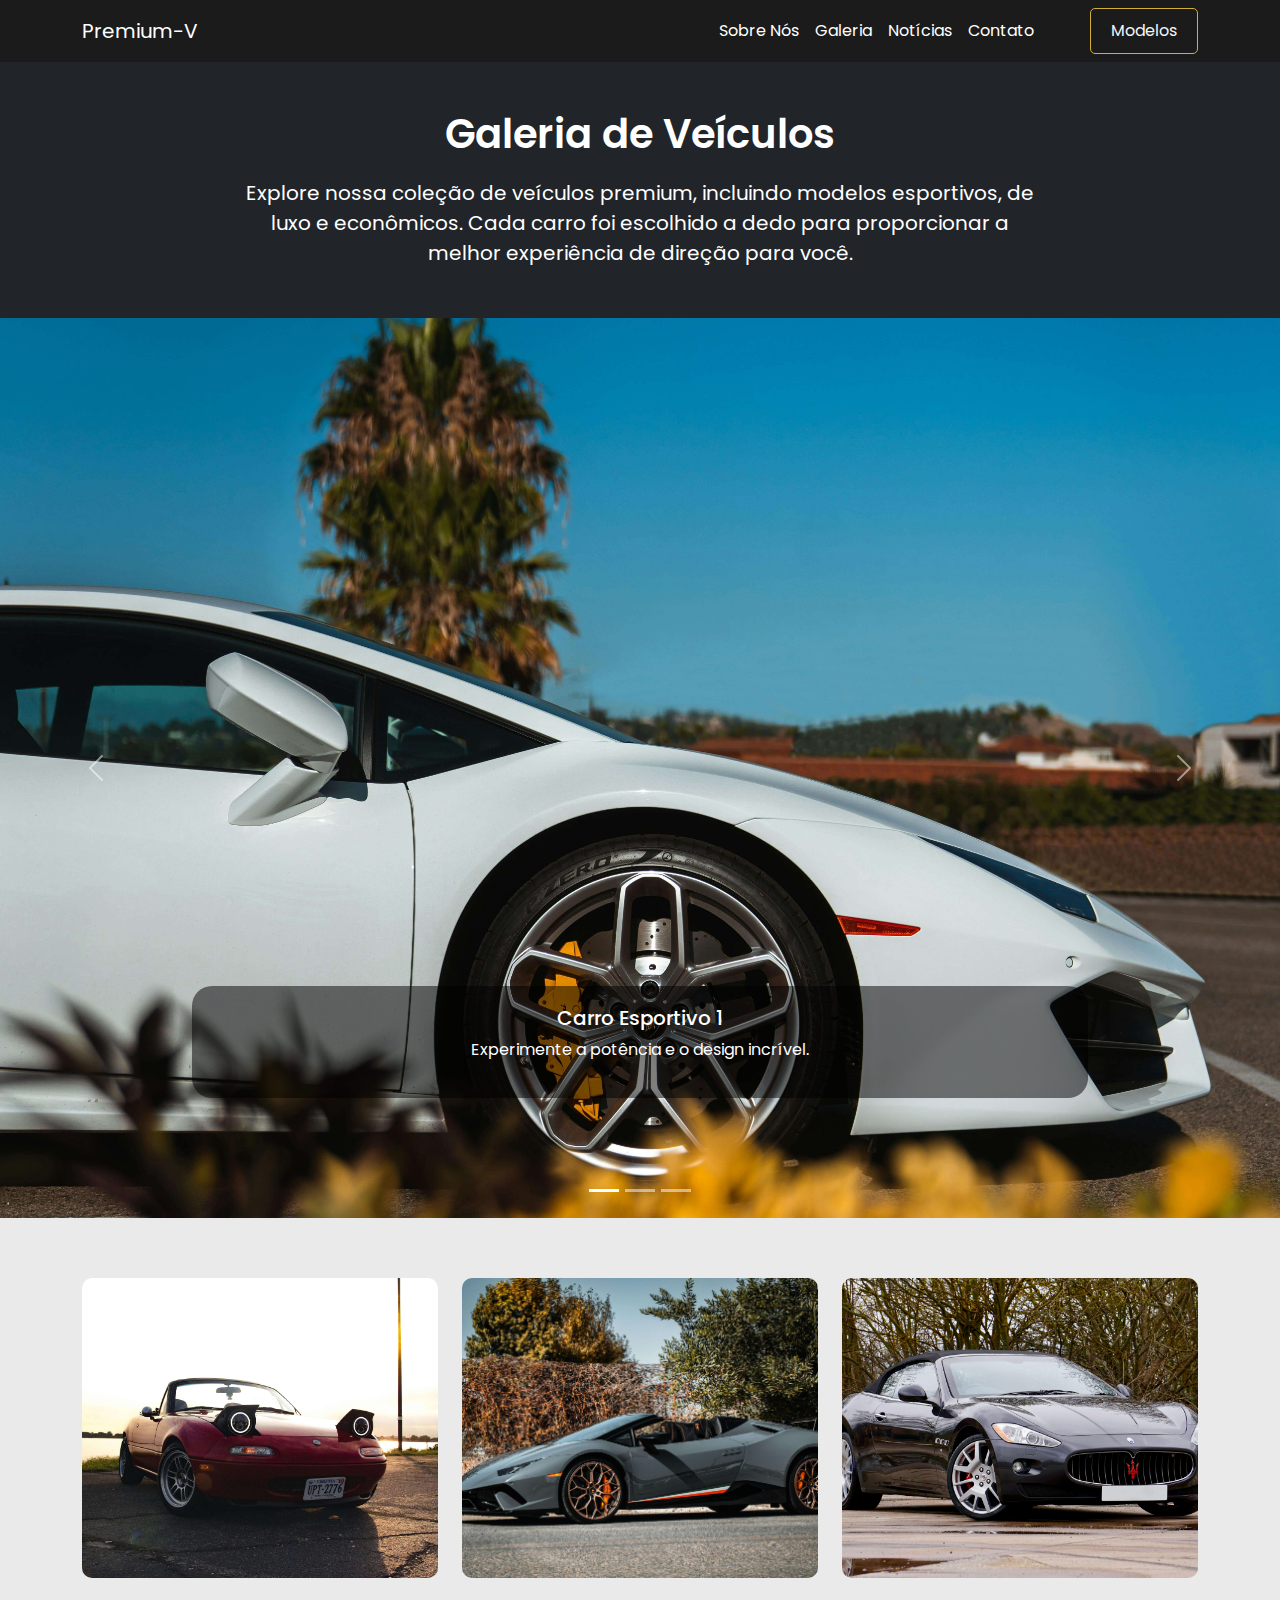
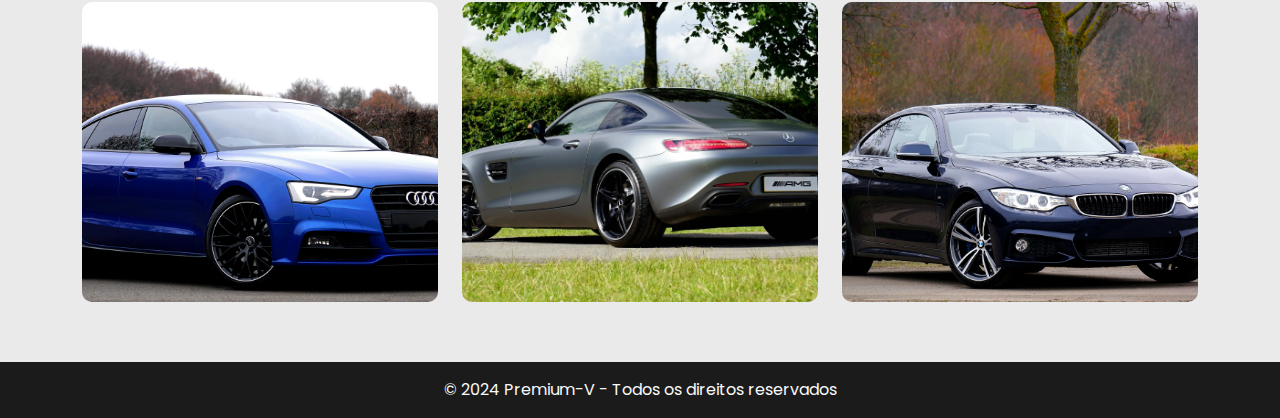
<file: Galeria.html>
<!DOCTYPE html>
<html lang="pt-br">

<head>
    <meta charset="UTF-8">
    <meta name="viewport" content="width=device-width, initial-scale=1.0">
    <title>Galeria - Carros Premium</title>
    <link href="https://cdn.jsdelivr.net/npm/bootstrap@5.3.0/dist/css/bootstrap.min.css" rel="stylesheet">
    <link href="https://fonts.googleapis.com/css2?family=Poppins:wght@300;400;600&display=swap" rel="stylesheet">
    <link rel="stylesheet" href="/styles.css">

    <style>
        /* Carousel */
        .carousel-inner img {
            height: 100vh;
            object-fit: cover;
        }

        .carousel-caption {
            background-color: rgba(0, 0, 0, 0.5);
            padding: 20px;
            border-radius: 20px;
            margin-bottom: 100px;
        }

        /* Grade de Imagens */
        .gallery-grid {
            padding: 60px 0;
            background-color: var(--background-color);
        }

        .gallery-grid img {
            width: 100%;
            height: 300px;
            object-fit: cover;
            border-radius: 10px;
            transition: transform 0.3s ease;
        }

        .gallery-grid img:hover {
            transform: scale(1.05);
        }

        .gallery-description {
            background-color: var(--terciary-color);
            color: white;
            padding: 50px 0;
            text-align: center;
        }

        .gallery-description h2 {
            font-size: 40px;
            font-weight: 600;
            margin-bottom: 20px;
        }

        .gallery-description p {
            font-size: 20px;
            max-width: 800px;
            margin: 0 auto;
        }

    </style>
</head>

<body>

    <!-- Header -->
    <header>
        <nav class="navbar navbar-expand-lg navbar-dark bg-dark fixed-top">
            <div class="container">
                <a class="navbar-brand" href="/HomePage.html">Premium-V</a>
                <button class="navbar-toggler" type="button" data-bs-toggle="collapse" data-bs-target="#navbarNav"
                    aria-controls="navbarNav" aria-expanded="false" aria-label="Toggle navigation">
                    <span class="navbar-toggler-icon"></span>
                </button>
                <div class="collapse navbar-collapse" id="navbarNav">
                    <ul class="navbar-nav ms-auto mb-2 mb-lg-0">
                        <li class="nav-item">
                            <a class="nav-link" href="/SobreNos.html">Sobre Nós</a>
                        </li>
                        <li class="nav-item">
                            <a class="nav-link" href="/Galeria.html">Galeria</a>
                        </li>
                        <li class="nav-item">
                            <a class="nav-link" href="/Noticias.html">Notícias</a>
                        </li>
                        <li class="nav-item">
                            <a class="nav-link" href="/Contato.html">Contato</a>
                        </li>
                    </ul>
                    <a href="/Modelos.html" class="cta-button ms-5 d-none d-lg-block"
                        style="animation: pulse 2s infinite;">Modelos</a>
                    <a href="/Modelos.html" class="cta-button d-lg-none d-block w-100 mt-2 "
                        style="animation: pulse 2s infinite;">Modelos</a>
                </div>
            </div>
        </nav>
    </header>

    <!-- Descrição da Galeria -->
    <section class="gallery-description" style="margin-top: 60px;">
        <div class="container">
            <h2>Galeria de Veículos</h2>
            <p>
                Explore nossa coleção de veículos premium, incluindo modelos esportivos, de luxo e econômicos. Cada
                carro foi escolhido a dedo para
                proporcionar a melhor experiência de direção para você.
            </p>
        </div>
    </section>

    <!-- Carousel -->
    <section class="carousel-section ">
        <div id="carrosCarousel" class="carousel slide" data-bs-ride="carousel">
            <div class="carousel-indicators">
                <button type="button" data-bs-target="#carrosCarousel" data-bs-slide-to="0" class="active"
                    aria-current="true" aria-label="Slide 1"></button>
                <button type="button" data-bs-target="#carrosCarousel" data-bs-slide-to="1"
                    aria-label="Slide 2"></button>
                <button type="button" data-bs-target="#carrosCarousel" data-bs-slide-to="2"
                    aria-label="Slide 3"></button>
            </div>
            <div class="carousel-inner">
                <div class="carousel-item active">
                    <img src="/images/galeria/lambo-w.jpg" class="d-block w-100" alt="Carro 1">
                    <div class="carousel-caption d-none d-md-block">
                        <h5>Carro Esportivo 1</h5>
                        <p>Experimente a potência e o design incrível.</p>
                    </div>
                </div>
                <div class="carousel-item">
                    <img src="/images/galeria/laranja.jpg" class="d-block w-100" alt="Carro 2">
                    <div class="carousel-caption d-none d-md-block">
                        <h5>Carro de Luxo 2</h5>
                        <p>Elegância e sofisticação em cada detalhe.</p>
                    </div>
                </div>
                <div class="carousel-item">
                    <img src="/images/galeria/bmwjpg.jpg" class="d-block w-100" alt="Carro 3">
                    <div class="carousel-caption d-none d-md-block">
                        <h5>Carro Econômico 3</h5>
                        <p>Eficiência e conforto para o seu dia a dia.</p>
                    </div>
                </div>
            </div>
            <button class="carousel-control-prev" type="button" data-bs-target="#carrosCarousel" data-bs-slide="prev">
                <span class="carousel-control-prev-icon" aria-hidden="true"></span>
                <span class="visually-hidden">Anterior</span>
            </button>
            <button class="carousel-control-next" type="button" data-bs-target="#carrosCarousel" data-bs-slide="next">
                <span class="carousel-control-next-icon" aria-hidden="true"></span>
                <span class="visually-hidden">Próximo</span>
            </button>
        </div>
    </section>



    <!-- Grade de Imagens -->
    <section class="gallery-grid">
        <div class="container">
            <div class="row">
                <div class="col-md-4">
                    <img src="/images/galeria/olhos.jpg" alt="Carro 4">
                </div>
                <div class="col-md-4">
                    <img src="/images/galeria/lambo02.jpg" alt="Carro 5">
                </div>
                <div class="col-md-4">
                    <img src="/images/galeria/coupe-preto.jpg" alt="Carro 6">
                </div>
            </div>
            <div class="row mt-4">
                <div class="col-md-4">
                    <img src="/images/galeria/auditt.jpg" alt="Carro 7">
                </div>
                <div class="col-md-4">
                    <img src="/images/galeria/amg-coupe.jpg" alt="Carro 8">
                </div>
                <div class="col-md-4">
                    <img src="/images/galeria/coupe-bmwjpg.jpg" alt="Carro 9">
                </div>
            </div>
        </div>
    </section>

    <!-- Footer -->
    <footer class="text-light text-center py-3">
        <p class="mb-0">© 2024 Premium-V - Todos os direitos reservados</p>
    </footer>

 
    <script src="https://cdn.jsdelivr.net/npm/bootstrap@5.3.0/dist/js/bootstrap.bundle.min.js"></script>
</body>

</html>
</file>
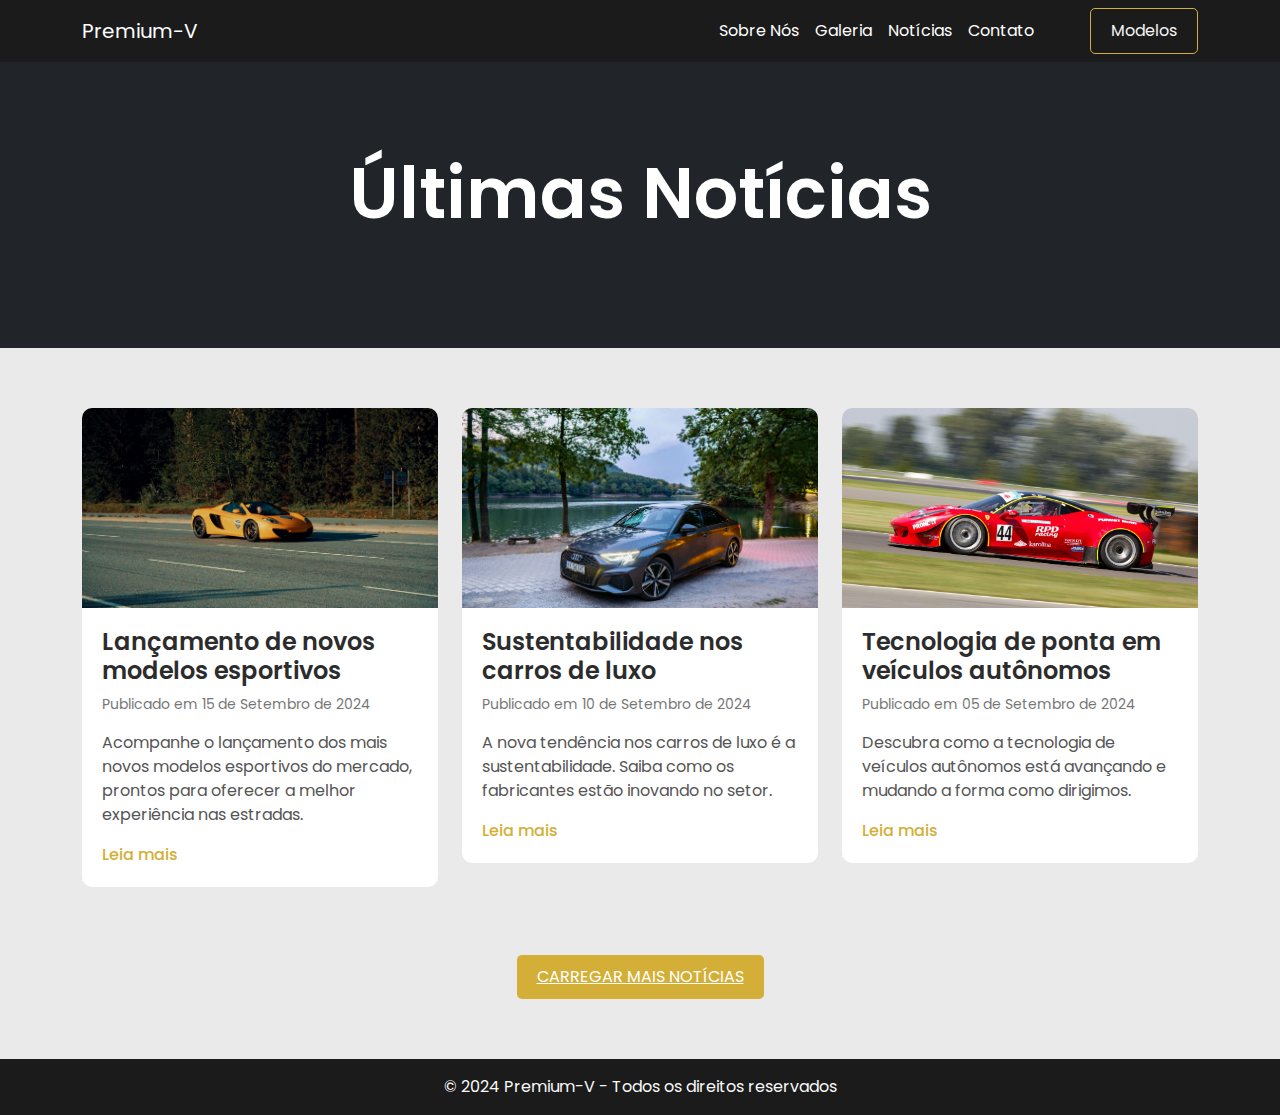
<file: Noticias.html>
<!DOCTYPE html>
<html lang="pt-br">

<head>
    <meta charset="UTF-8">
    <meta name="viewport" content="width=device-width, initial-scale=1.0">
    <title>Notícias - Carros Premium</title>
    <!-- Bootstrap CSS -->
    <link href="https://cdn.jsdelivr.net/npm/bootstrap@5.3.0/dist/css/bootstrap.min.css" rel="stylesheet">
    <link href="https://fonts.googleapis.com/css2?family=Poppins:wght@300;400;600&display=swap" rel="stylesheet">
    <link rel="stylesheet" href="/styles.css">

    <style>

        .news-header {
            background-color: var(--terciary-color);
            height: 300px;
            color: white;
            text-align: center;
            display: flex;
            align-items: center;
            justify-content: center;
        }

        .news-header h1 {
            font-size: 70px;
            font-weight: 600;
        }

        /* notícias */
        .news-section {
            padding: 60px 0;
        }

        .news-card {
            border: none;
            border-radius: 10px;
            transition: transform 0.3s ease, box-shadow 0.3s ease;
        }

        .news-card:hover {
            transform: translateY(-10px);
            box-shadow: 0 8px 16px rgba(0, 0, 0, 0.1);
        }

        .news-card img {
            border-top-left-radius: 10px;
            border-top-right-radius: 10px;
            object-fit: cover;
            height: 200px;
        }

        .news-card-body {
            padding: 20px;
        }

        .news-card-title {
            font-size: 1.5rem;
            font-weight: 600;
            color: var(--text-color);
        }

        .news-card-date {
            color: #777;
            font-size: 14px;
        }

        .news-card-text {
            margin-top: 10px;
            font-size: 16px;
            color: #555;
        }

        .news-card a {
            text-decoration: none;
            color: var(--accent-color);
            font-weight: 500;
        }

        .news-card a:hover {
            color: var(--terciary-color);
        }

        .news-more-btn {
            background-color: var(--accent-color);
            color: white;
            padding: 10px 20px;
            text-transform: uppercase;
            border-radius: 5px;
            transition: background-color 0.3s ease;
            display: inline-block;
            margin-top: 20px;
        }

        .news-more-btn:hover {
            background-color: var(--terciary-color);
        }
    </style>
</head>

<body>

    <!-- Header -->

    <header>
        <nav class="navbar navbar-expand-lg navbar-dark bg-dark fixed-top">
            <div class="container">
                <a class="navbar-brand" href="/HomePage.html">Premium-V</a>
                <button class="navbar-toggler" type="button" data-bs-toggle="collapse" data-bs-target="#navbarNav"
                    aria-controls="navbarNav" aria-expanded="false" aria-label="Toggle navigation">
                    <span class="navbar-toggler-icon"></span>
                </button>
                <div class="collapse navbar-collapse" id="navbarNav">
                    <ul class="navbar-nav ms-auto mb-2 mb-lg-0">
                        <li class="nav-item">
                            <a class="nav-link" href="/SobreNos.html">Sobre Nós</a>
                        </li>
                        <li class="nav-item">
                            <a class="nav-link" href="/Galeria.html">Galeria</a>
                        </li>
                        <li class="nav-item">
                            <a class="nav-link" href="/Noticias.html">Notícias</a>
                        </li>
                        <li class="nav-item">
                            <a class="nav-link" href="/Contato.html">Contato</a>
                        </li>
                    </ul>
                    <a href="/Modelos.html" class="cta-button ms-5 d-none d-lg-block"
                        style="animation: pulse 2s infinite;">Modelos</a>
                    <a href="/Modelos.html" class="cta-button d-lg-none d-block w-100 mt-2 "
                        style="animation: pulse 2s infinite;">Modelos</a>
                </div>
            </div>
        </nav>
    </header>


    <section class="news-header mt-5">
        <h1>Últimas Notícias</h1>
    </section>

    <!-- Seção de Notícias -->
    <section class="news-section">
        <div class="container">
            <div class="row">
         
                <div class="col-md-4">
                    <div class="card news-card">
                        <img src="/images/noticias/noticia1.jpg" alt="Notícia 1" class="card-img-top">
                        <div class="card-body news-card-body">
                            <h5 class="card-title news-card-title">Lançamento de novos modelos esportivos</h5>
                            <p class="news-card-date">Publicado em 15 de Setembro de 2024</p>
                            <p class="news-card-text">Acompanhe o lançamento dos mais novos modelos esportivos do
                                mercado, prontos para oferecer a melhor experiência nas estradas.</p>
                            <a href="#">Leia mais</a>
                        </div>
                    </div>
                </div>
            
                <div class="col-md-4">
                    <div class="card news-card">
                        <img src="/images/noticias/noticia2.jpg" alt="Notícia 2" class="card-img-top">
                        <div class="card-body news-card-body">
                            <h5 class="card-title news-card-title">Sustentabilidade nos carros de luxo</h5>
                            <p class="news-card-date">Publicado em 10 de Setembro de 2024</p>
                            <p class="news-card-text">A nova tendência nos carros de luxo é a sustentabilidade. Saiba
                                como os fabricantes estão inovando no setor.</p>
                            <a href="#">Leia mais</a>
                        </div>
                    </div>
                </div>
           
                <div class="col-md-4">
                    <div class="card news-card">
                        <img src="/images/noticias/noticia3.jpg" alt="Notícia 3" class="card-img-top">
                        <div class="card-body news-card-body">
                            <h5 class="card-title news-card-title">Tecnologia de ponta em veículos autônomos</h5>
                            <p class="news-card-date">Publicado em 05 de Setembro de 2024</p>
                            <p class="news-card-text">Descubra como a tecnologia de veículos autônomos está avançando e
                                mudando a forma como dirigimos.</p>
                            <a href="#">Leia mais</a>
                        </div>
                    </div>
                </div>
            </div>
            <!-- Mais Notícias -->
            <div class="text-center mt-5">
                <a href="#" class="news-more-btn">Carregar mais notícias</a>
            </div>
        </div>
    </section>
    <!-- Footer -->
    <footer class="text-light text-center py-3">
        <p class="mb-0">© 2024 Premium-V - Todos os direitos reservados</p>
    </footer>
    <!-- Bootstrap JS -->
    <script src="https://cdn.jsdelivr.net/npm/bootstrap@5.3.0/dist/js/bootstrap.bundle.min.js"></script>
</body>

</html>
</file>
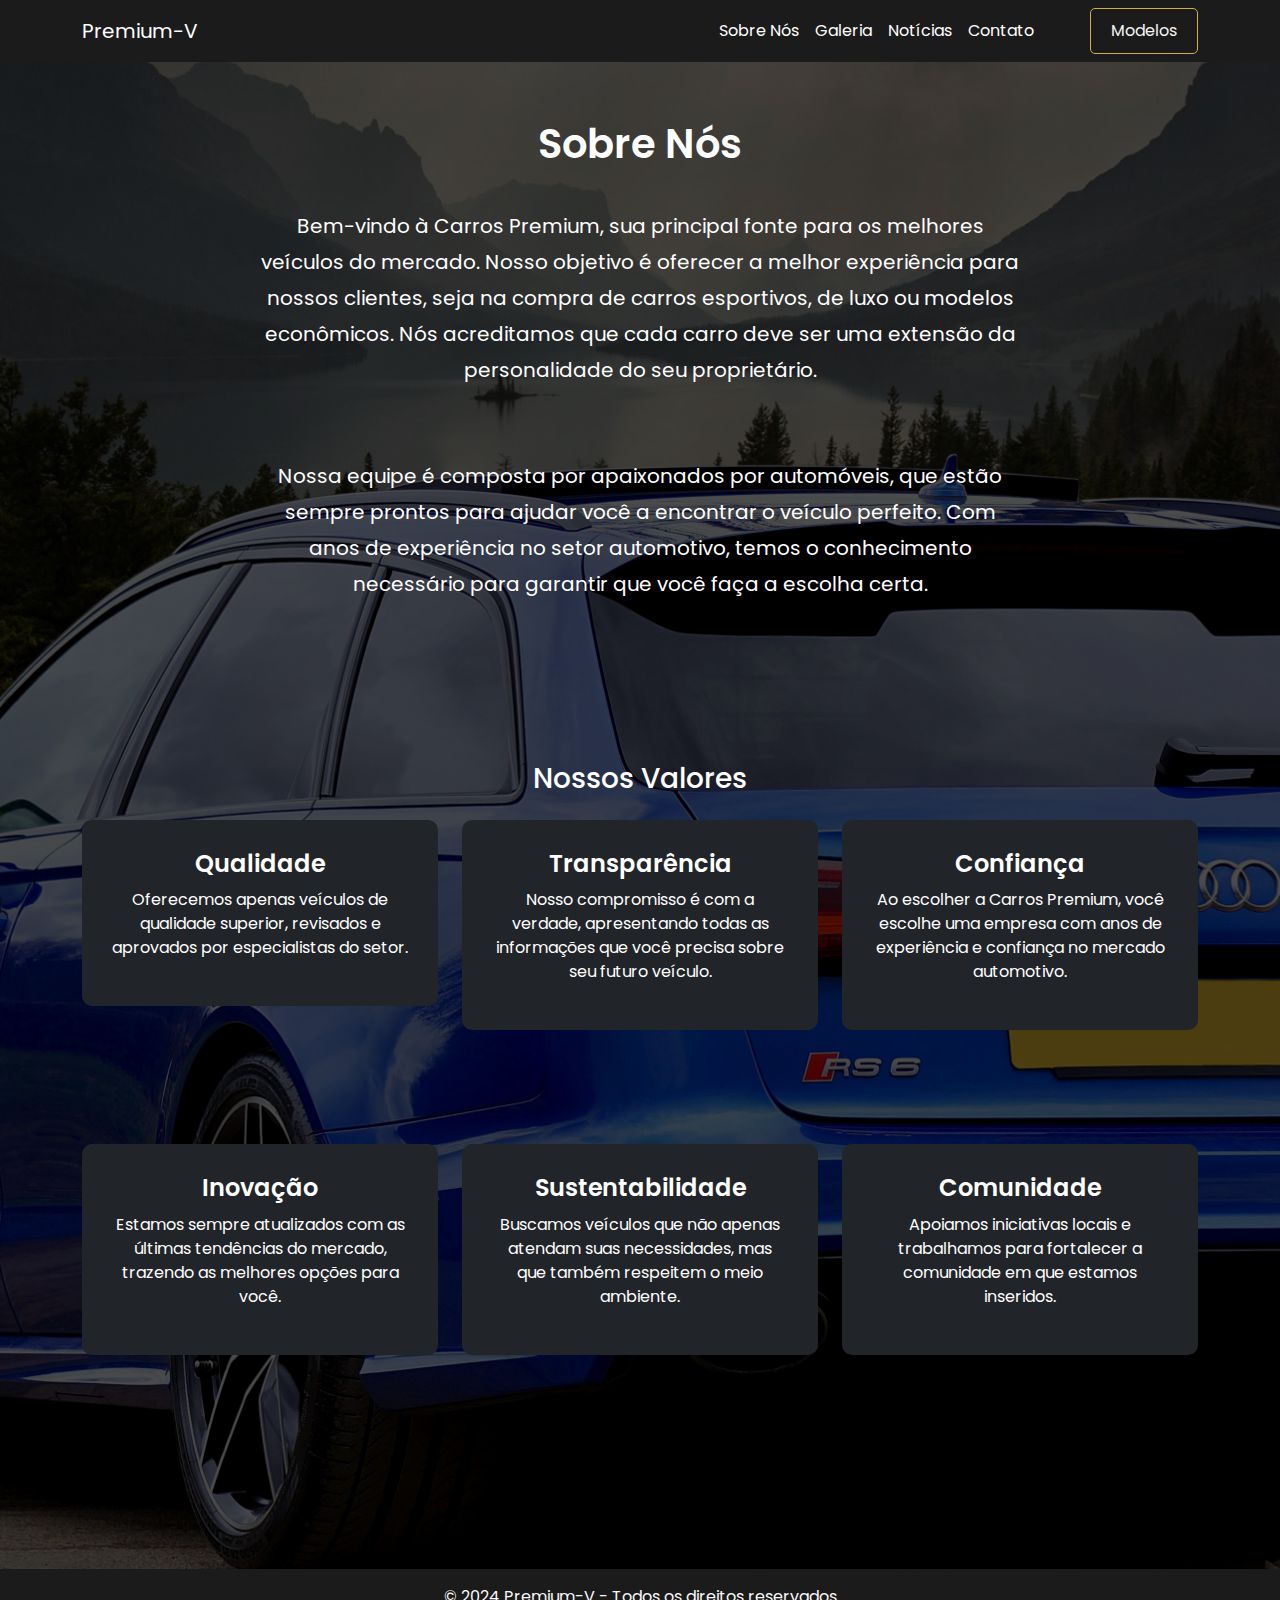
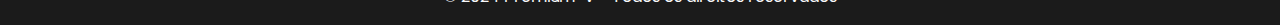
<file: SobreNos.html>
<!DOCTYPE html>
<html lang="pt-br">

<head>
    <meta charset="UTF-8">
    <meta name="viewport" content="width=device-width, initial-scale=1.0">
    <title>Sobre Nós - Carros Premium</title>
    <!-- Bootstrap CSS -->
    <link href="https://cdn.jsdelivr.net/npm/bootstrap@5.3.0/dist/css/bootstrap.min.css" rel="stylesheet">
    <link href="https://fonts.googleapis.com/css2?family=Poppins:wght@300;400;600&display=swap" rel="stylesheet">
    <link rel="stylesheet" href="/styles.css">

    <!-- Estilos específicos da página Sobre Nós -->
    <style>
        body {
            background-image: url('/images/sobre-nos/audi.jpg');
            background-size: cover;
            background-position: center;
            color: white;
          
        }

        .overlay{
            background-color: rgba(0, 0, 0, 0.7);
        }


        .about-section {
            padding: 60px 0;
            text-align: center;
            margin-top: 60px;
        }

        .about-section h2 {
            font-size: 2.5rem;
            font-weight: 600;
            margin-bottom: 20px;
        }

        .about-section p {
            font-size: 20px;
            line-height: 1.8;
            max-width: 800px;
            margin: 0 auto;

            padding: 20px;
            border-radius: 10px;
            margin-bottom: 30px;
           
        }

        .about-values {
            padding: 50px 0;
            text-align: center;
            margin-bottom: 50px;
          
        }

        .about-values .row {
            justify-content: center;
        }

        .value-card {
            background-color: var(--terciary-color);
            border-radius: 10px;
            padding: 30px;
            transition: transform 0.3s ease, box-shadow 0.3s ease;
            margin-bottom: 90px;
       
        }

        .value-card:hover {
            transform: scale(1.05);
            box-shadow: 0 8px 15px rgba(0, 0, 0, 0.2);
        }

        .value-card h5 {
            font-size: 1.5rem;
            font-weight: 600;
            margin-bottom: 10px;
        }

        .value-card p {
            font-size: 1rem;
        }

    </style>
</head>

<body>

    <!-- Header -->
    <header>
        <nav class="navbar navbar-expand-lg navbar-dark bg-dark fixed-top">
            <div class="container">
                <a class="navbar-brand" href="/HomePage.html">Premium-V</a>
                <button class="navbar-toggler" type="button" data-bs-toggle="collapse" data-bs-target="#navbarNav"
                    aria-controls="navbarNav" aria-expanded="false" aria-label="Toggle navigation">
                    <span class="navbar-toggler-icon"></span>
                </button>
                <div class="collapse navbar-collapse" id="navbarNav">
                    <ul class="navbar-nav ms-auto mb-2 mb-lg-0">
                        <li class="nav-item">
                            <a class="nav-link" href="/SobreNos.html">Sobre Nós</a>
                        </li>
                        <li class="nav-item">
                            <a class="nav-link" href="/Galeria.html">Galeria</a>
                        </li>
                        <li class="nav-item">
                            <a class="nav-link" href="/Noticias.html">Notícias</a>
                        </li>
                        <li class="nav-item">
                            <a class="nav-link" href="/Contato.html">Contato</a>
                        </li>
                    </ul>
                    <a href="/Modelos.html" class="cta-button ms-5 d-none d-lg-block"
                        style="animation: pulse 2s infinite;">Modelos</a>
                    <a href="/Modelos.html" class="cta-button d-lg-none d-block w-100 mt-2 "
                        style="animation: pulse 2s infinite;">Modelos</a>
                </div>
            </div>
        </nav>
    </header>


    <div class="overlay">
        <section class="about-section">
            <div class="container">
                <h2>Sobre Nós</h2>
                <p>
                    Bem-vindo à Carros Premium, sua principal fonte para os melhores veículos do mercado.
                    Nosso objetivo é oferecer a melhor experiência para nossos clientes, seja na compra de carros
                    esportivos,
                    de luxo ou modelos econômicos. Nós acreditamos que cada carro deve ser uma extensão da personalidade
                    do seu proprietário.
                </p>
                <p>
                    Nossa equipe é composta por apaixonados por automóveis, que estão sempre prontos para ajudar você a
                    encontrar o veículo perfeito.
                    Com anos de experiência no setor automotivo, temos o conhecimento necessário para garantir que você
                    faça a escolha certa.
                </p>
            </div>
        </section>

        <!-- Seção de Valores -->
        <section class="about-values">
            <div class="container">
                <h3 class="mb-4">Nossos Valores</h3>
                <div class="row">
                    <div class="col-md-4 mb-4">
                        <div class="value-card">
                            <h5>Qualidade</h5>
                            <p>Oferecemos apenas veículos de qualidade superior, revisados e aprovados por especialistas
                                do setor.</p>
                        </div>
                    </div>
                    <div class="col-md-4 mb-4">
                        <div class="value-card">
                            <h5>Transparência</h5>
                            <p>Nosso compromisso é com a verdade, apresentando todas as informações que você precisa
                                sobre seu futuro veículo.</p>
                        </div>
                    </div>
                    <div class="col-md-4 mb-4">
                        <div class="value-card">
                            <h5>Confiança</h5>
                            <p>Ao escolher a Carros Premium, você escolhe uma empresa com anos de experiência e
                                confiança no mercado automotivo.</p>
                        </div>
                    </div>
                    <div class="col-md-4 mb-4">
                        <div class="value-card">
                            <h5>Inovação</h5>
                            <p>Estamos sempre atualizados com as últimas tendências do mercado, trazendo as melhores
                                opções para você.</p>
                        </div>
                    </div>
                    <div class="col-md-4 mb-4">
                        <div class="value-card">
                            <h5>Sustentabilidade</h5>
                            <p>Buscamos veículos que não apenas atendam suas necessidades, mas que também respeitem o
                                meio ambiente.</p>
                        </div>
                    </div>
                    <div class="col-md-4 mb-4">
                        <div class="value-card">
                            <h5>Comunidade</h5>
                            <p>Apoiamos iniciativas locais e trabalhamos para fortalecer a comunidade em que estamos
                                inseridos.</p>
                        </div>
                    </div>
                </div>
            </div>
        </section>


        <!-- Footer -->
        <footer class="text-light text-center py-3">
            <p class="mb-0">© 2024 Premium-V - Todos os direitos reservados</p>
        </footer>
    </div>

    
   
    <script src="https://cdn.jsdelivr.net/npm/bootstrap@5.3.0/dist/js/bootstrap.bundle.min.js"></script>
</body>

</html>
</file>
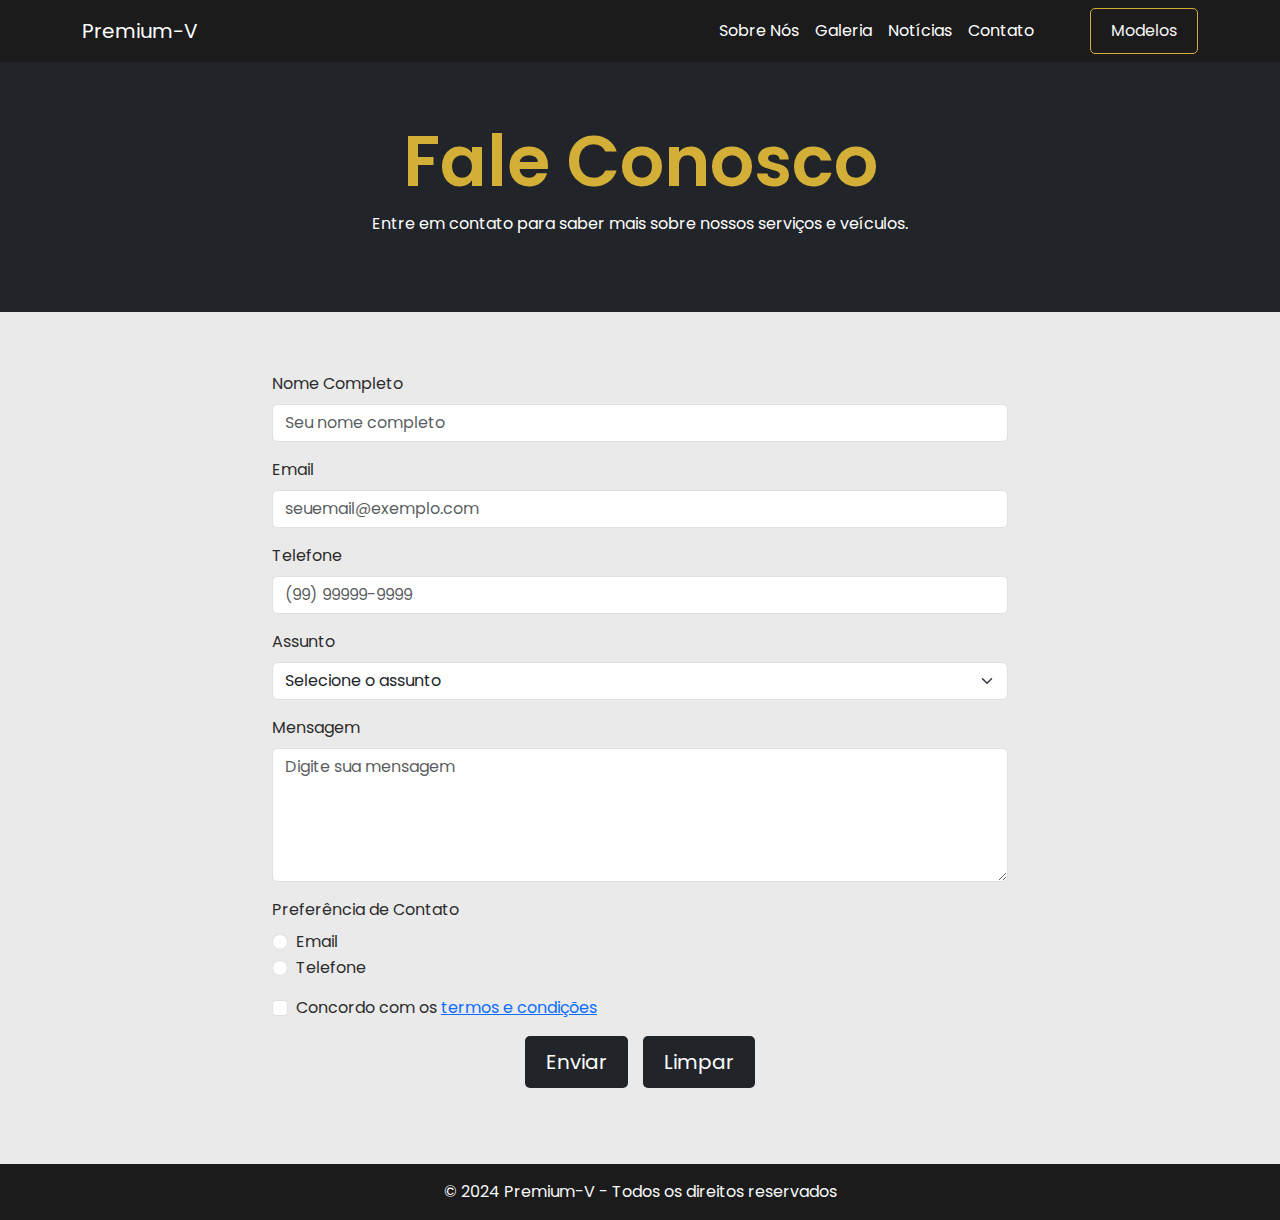
<file: pages/Contato.html>
<!DOCTYPE html>
<html lang="pt-br">

<head>
    <meta charset="UTF-8">
    <meta name="viewport" content="width=device-width, initial-scale=1.0">
    <title>Contato</title>
    <link href="https://cdn.jsdelivr.net/npm/bootstrap@5.3.0/dist/css/bootstrap.min.css" rel="stylesheet">
    <link rel="stylesheet" href="../css/styles.css">
    <link href="https://fonts.googleapis.com/css2?family=Poppins:wght@300;400;600&display=swap" rel="stylesheet">

    <style>
        .contact-header {
            background-color: var(--terciary-color);
            color: white;
            padding: 60px 0;
            margin-top: 60px;
            text-align: center;
        }

        .contact-header h1 {
            font-size: 70px;
            font-weight: 600;
        }

        .contact-section {
            padding: 60px 0;
        }

        .form-control,
        .form-check-input {
            border-radius: 5px;
        }

        .btn-submit {
            background-color: var(--terciary-color);
            color: white;
            padding: 10px 20px;
            border-radius: 5px;
            transition: background-color 0.3s ease;
            font-size: 20px; /* Aumento da fonte */
        }

        .btn-submit:hover {
            background-color: var(--accent-color);
            color: white;
        }
      
        .button-group {
            display: flex;
            justify-content: center;
            gap: 15px;
        }

        @media (max-width: 768px) {
            .contact-form .btn-group button {
                width: 100%;
                margin-bottom: 10px;
            }
        }

    </style>
</head>

<body>

    <!-- Header -->
    <header>
        <nav class="navbar navbar-expand-lg navbar-dark bg-dark fixed-top">
            <div class="container">
                <a class="navbar-brand" href="../pages/HomePage.html">Premium-V</a>
                <button class="navbar-toggler" type="button" data-bs-toggle="collapse" data-bs-target="#navbarNav"
                    aria-controls="navbarNav" aria-expanded="false" aria-label="Toggle navigation">
                    <span class="navbar-toggler-icon"></span>
                </button>
                <div class="collapse navbar-collapse" id="navbarNav">
                    <ul class="navbar-nav ms-auto mb-2 mb-lg-0">
                        <li class="nav-item">
                            <a class="nav-link" href="../pages/SobreNos.html">Sobre Nós</a>
                        </li>
                        <li class="nav-item">
                            <a class="nav-link" href="../pages/Galeria.html">Galeria</a>
                        </li>
                        <li class="nav-item">
                            <a class="nav-link" href="../pages/Noticias.html">Notícias</a>
                        </li>
                        <li class="nav-item">
                            <a class="nav-link" href="../pages/Contato.html">Contato</a>
                        </li>
                    </ul>
                    <a href="../pages/Modelos.html" class="cta-button ms-5 d-none d-lg-block"
                        style="animation: pulse 2s infinite;">Modelos</a>
                    <a href="../pages/Modelos.html" class="cta-button d-lg-none d-block w-100 mt-2 "
                        style="animation: pulse 2s infinite;">Modelos</a>
                </div>
            </div>
        </nav>
    </header>

    
    <section class="contact-header">
        <h1 style="color: var(--accent-color); font-size: 70px;">Fale Conosco</h1>
        <p>Entre em contato para saber mais sobre nossos serviços e veículos.</p>
    </section>

    <!-- Formulário de Contato -->
    <section class="contact-section">
        <div class="container">
            <div class="row justify-content-center">
                <div class="col-md-8">
                    <form action="/enviar-formulario" method="POST">
                        <!-- Nome Completo -->
                        <div class="mb-3">
                            <label for="nome" class="form-label">Nome Completo</label>
                            <input type="text" class="form-control" id="nome" name="nome" placeholder="Seu nome completo" required minlength="3">
                        </div>

                        <!-- Email -->
                        <div class="mb-3">
                            <label for="email" class="form-label">Email</label>
                            <input type="email" class="form-control" id="email" name="email" placeholder="seuemail@exemplo.com" required>
                        </div>

                        <!-- Telefone -->
                        <div class="mb-3">
                            <label for="telefone" class="form-label">Telefone</label>
                            <input type="tel" class="form-control" id="telefone" name="telefone" placeholder="(99) 99999-9999" required pattern="\d{2}\d{5}\d{4}">
                        </div>

                        <!-- Assunto -->
                        <div class="mb-3">
                            <label for="assunto" class="form-label">Assunto</label>
                            <select class="form-select" id="assunto" name="assunto" required>
                                <option value="">Selecione o assunto</option>
                                <option value="informacoes">Informações sobre veículos</option>
                                <option value="servicos">Serviços e manutenção</option>
                                <option value="outros">Outros</option>
                            </select>
                        </div>

                        <!-- Mensagem -->
                        <div class="mb-3">
                            <label for="mensagem" class="form-label">Mensagem</label>
                            <textarea class="form-control" id="mensagem" name="mensagem" rows="5" placeholder="Digite sua mensagem" required minlength="10"></textarea>
                        </div>

                        <!-- Preferência de Contato -->
                        <div class="mb-3">
                            <label class="form-label">Preferência de Contato</label>
                            <div class="form-check">
                                <input class="form-check-input" type="radio" name="preferencia_contato" id="preferenciaEmail" value="email" required>
                                <label class="form-check-label" for="preferenciaEmail">Email</label>
                            </div>
                            <div class="form-check">
                                <input class="form-check-input" type="radio" name="preferencia_contato" id="preferenciaTelefone" value="telefone">
                                <label class="form-check-label" for="preferenciaTelefone">Telefone</label>
                            </div>
                        </div>

                        <!-- Concordância -->
                        <div class="mb-3">
                            <div class="form-check">
                                <input class="form-check-input" type="checkbox" id="concordo" name="concordo" required>
                                <label class="form-check-label" for="concordo">
                                    Concordo com os <a href="#">termos e condições</a>
                                </label>
                            </div>
                        </div>

                        <!-- Botões -->
                        <div class="button-group mb-3">
                            <button type="submit" class="btn btn-submit">Enviar</button>
                            <button type="reset" class="btn btn-submit">Limpar</button>
                        </div>
                    </form>
                </div>
            </div>
        </div>
    </section>

    <!-- Footer -->
    <footer class="text-light text-center py-3">
        <p class="mb-0">© 2024 Premium-V - Todos os direitos reservados</p>
    </footer>

    <!-- Bootstrap JS -->
    <script src="https://cdn.jsdelivr.net/npm/bootstrap@5.3.0/dist/js/bootstrap.bundle.min.js"></script>
</body>

</html>
</file>
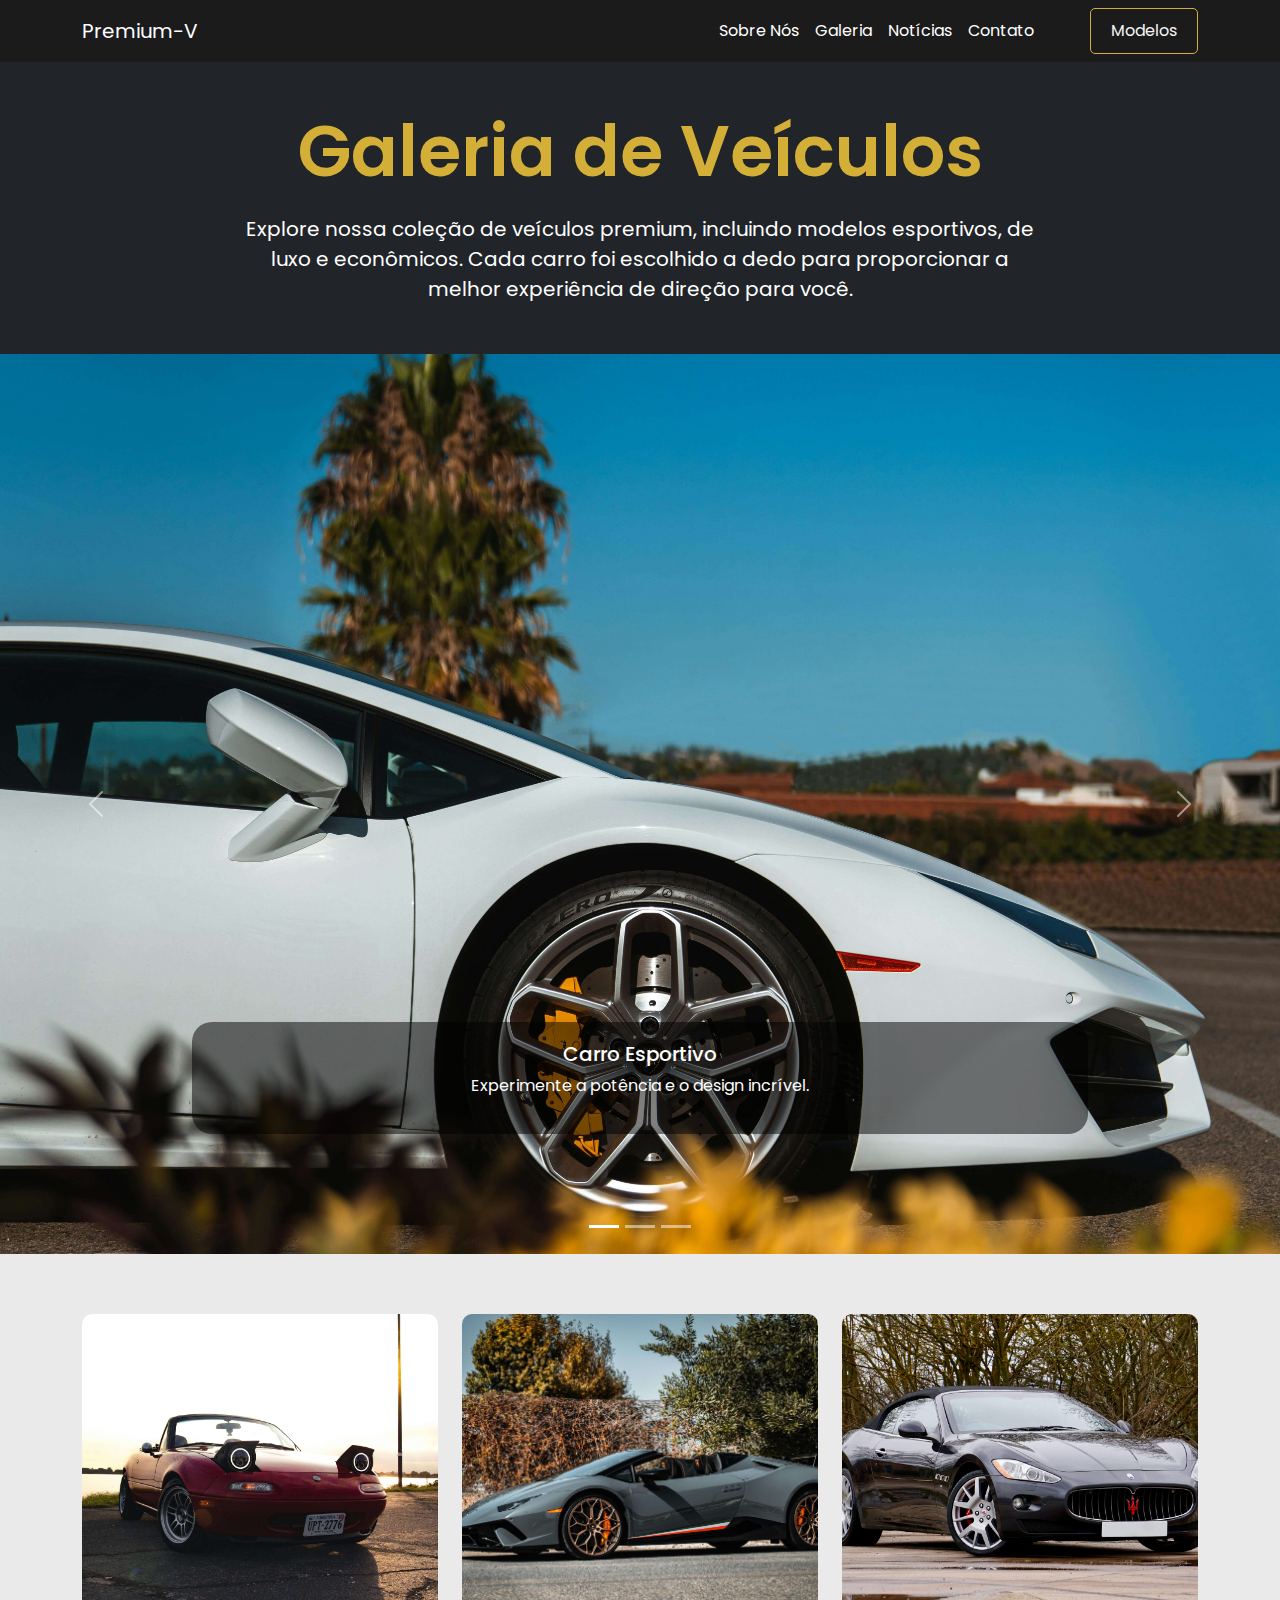
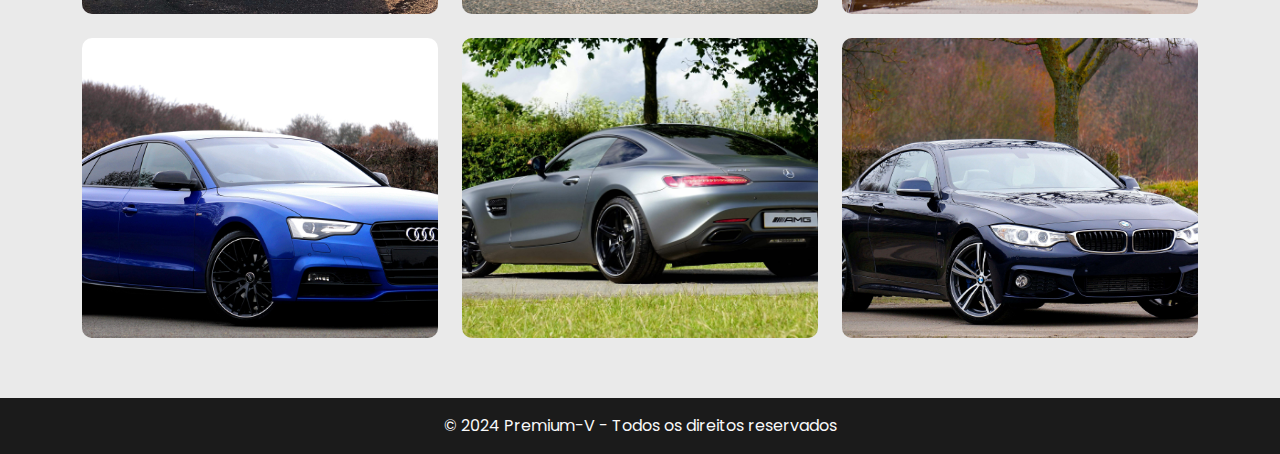
<file: pages/Galeria.html>
<!DOCTYPE html>
<html lang="pt-br">

<head>
    <meta charset="UTF-8">
    <meta name="viewport" content="width=device-width, initial-scale=1.0">
    <title>Galeria</title>
    <link href="https://cdn.jsdelivr.net/npm/bootstrap@5.3.0/dist/css/bootstrap.min.css" rel="stylesheet">
    <link rel="stylesheet" href="../css/styles.css">
    <link href="https://fonts.googleapis.com/css2?family=Poppins:wght@300;400;600&display=swap" rel="stylesheet">
   

    <style>
        /* Carousel */
        .carousel-inner img {
            height: 100vh;
            object-fit: cover;
        }

        .carousel-caption {
            background-color: rgba(0, 0, 0, 0.5);
            padding: 20px;
            border-radius: 20px;
            margin-bottom: 100px;
        }

        /* Grade de Imagens */
        .gallery-grid {
            padding: 60px 0;
            background-color: var(--background-color);
        }

        .gallery-grid img {
            width: 100%;
            height: 300px;
            object-fit: cover;
            border-radius: 10px;
            transition: transform 0.3s ease;
        }

        .gallery-grid img:hover {
            transform: scale(1.05);
        }

        .gallery-description {
            background-color: var(--terciary-color);
            color: white;
            padding: 50px 0;
            text-align: center;
        }

        .gallery-description h2 {
            font-size: 40px;
            font-weight: 600;
            margin-bottom: 20px;
        }

        .gallery-description p {
            font-size: 20px;
            max-width: 800px;
            margin: 0 auto;
        }

    </style>
</head>

<body>

    <!-- Header -->
    <header>
        <nav class="navbar navbar-expand-lg navbar-dark bg-dark fixed-top">
            <div class="container">
                <a class="navbar-brand" href="../pages/HomePage.html">Premium-V</a>
                <button class="navbar-toggler" type="button" data-bs-toggle="collapse" data-bs-target="#navbarNav"
                    aria-controls="navbarNav" aria-expanded="false" aria-label="Toggle navigation">
                    <span class="navbar-toggler-icon"></span>
                </button>
                <div class="collapse navbar-collapse" id="navbarNav">
                    <ul class="navbar-nav ms-auto mb-2 mb-lg-0">
                        <li class="nav-item">
                            <a class="nav-link" href="../pages/SobreNos.html">Sobre Nós</a>
                        </li>
                        <li class="nav-item">
                            <a class="nav-link" href="../pages/Galeria.html">Galeria</a>
                        </li>
                        <li class="nav-item">
                            <a class="nav-link" href="../pages/Noticias.html">Notícias</a>
                        </li>
                        <li class="nav-item">
                            <a class="nav-link" href="../pages/Contato.html">Contato</a>
                        </li>
                    </ul>
                    <a href="../pages/Modelos.html" class="cta-button ms-5 d-none d-lg-block"
                        style="animation: pulse 2s infinite;">Modelos</a>
                    <a href="../pages/Modelos.html" class="cta-button d-lg-none d-block w-100 mt-2 "
                        style="animation: pulse 2s infinite;">Modelos</a>
                </div>
            </div>
        </nav>
    </header>

    <!-- Descrição da Galeria -->
    <section class="gallery-description" style="margin-top: 60px;">
        <div class="container">
            <h2 style="color: var(--accent-color); font-size: 70px;">Galeria de Veículos</h2>
            <p>
                Explore nossa coleção de veículos premium, incluindo modelos esportivos, de luxo e econômicos. Cada
                carro foi escolhido a dedo para
                proporcionar a melhor experiência de direção para você.
            </p>
        </div>
    </section>

    <!-- Carousel -->
    <section class="carousel-section ">
        <div id="carrosCarousel" class="carousel slide" data-bs-ride="carousel">
            <div class="carousel-indicators">
                <button type="button" data-bs-target="#carrosCarousel" data-bs-slide-to="0" class="active"
                    aria-current="true" aria-label="Slide 1"></button>
                <button type="button" data-bs-target="#carrosCarousel" data-bs-slide-to="1"
                    aria-label="Slide 2"></button>
                <button type="button" data-bs-target="#carrosCarousel" data-bs-slide-to="2"
                    aria-label="Slide 3"></button>
            </div>
            <div class="carousel-inner">
                <div class="carousel-item active">
                    <img src="../images/galeria/lambo-w.jpg" class="d-block w-100" alt="Carro 1">
                    <div class="carousel-caption d-none d-md-block">
                        <h5>Carro Esportivo</h5>
                        <p>Experimente a potência e o design incrível.</p>
                    </div>
                </div>
                <div class="carousel-item">
                    <img src="../images/galeria/laranja.jpg" class="d-block w-100" alt="Carro 2">
                    <div class="carousel-caption d-none d-md-block">
                        <h5>Carro de Luxo</h5>
                        <p>Elegância e sofisticação em cada detalhe.</p>
                    </div>
                </div>
                <div class="carousel-item">
                    <img src="../images/galeria/bmwjpg.jpg" class="d-block w-100" alt="Carro 3">
                    <div class="carousel-caption d-none d-md-block">
                        <h5>Carro Econômico</h5>
                        <p>Eficiência e conforto para o seu dia a dia.</p>
                    </div>
                </div>
            </div>
            <button class="carousel-control-prev" type="button" data-bs-target="#carrosCarousel" data-bs-slide="prev">
                <span class="carousel-control-prev-icon" aria-hidden="true"></span>
                <span class="visually-hidden">Anterior</span>
            </button>
            <button class="carousel-control-next" type="button" data-bs-target="#carrosCarousel" data-bs-slide="next">
                <span class="carousel-control-next-icon" aria-hidden="true"></span>
                <span class="visually-hidden">Próximo</span>
            </button>
        </div>
    </section>



    <!-- Grade de Imagens -->
    <section class="gallery-grid">
        <div class="container">
            <div class="row">
                <div class="col-md-4">
                    <img src="../images/galeria/olhos.jpg" alt="Carro 4">
                </div>
                <div class="col-md-4">
                    <img src="../images/galeria/lambo02.jpg" alt="Carro 5">
                </div>
                <div class="col-md-4">
                    <img src="../images/galeria/coupe-preto.jpg" alt="Carro 6">
                </div>
            </div>
            <div class="row mt-4">
                <div class="col-md-4">
                    <img src="../images/galeria/auditt.jpg" alt="Carro 7">
                </div>
                <div class="col-md-4">
                    <img src="../images/galeria/amg-coupe.jpg" alt="Carro 8">
                </div>
                <div class="col-md-4">
                    <img src="../images/galeria/coupe-bmwjpg.jpg" alt="Carro 9">
                </div>
            </div>
        </div>
    </section>

    <!-- Footer -->
    <footer class="text-light text-center py-3">
        <p class="mb-0">© 2024 Premium-V - Todos os direitos reservados</p>
    </footer>

 
    <script src="https://cdn.jsdelivr.net/npm/bootstrap@5.3.0/dist/js/bootstrap.bundle.min.js"></script>
</body>

</html>
</file>
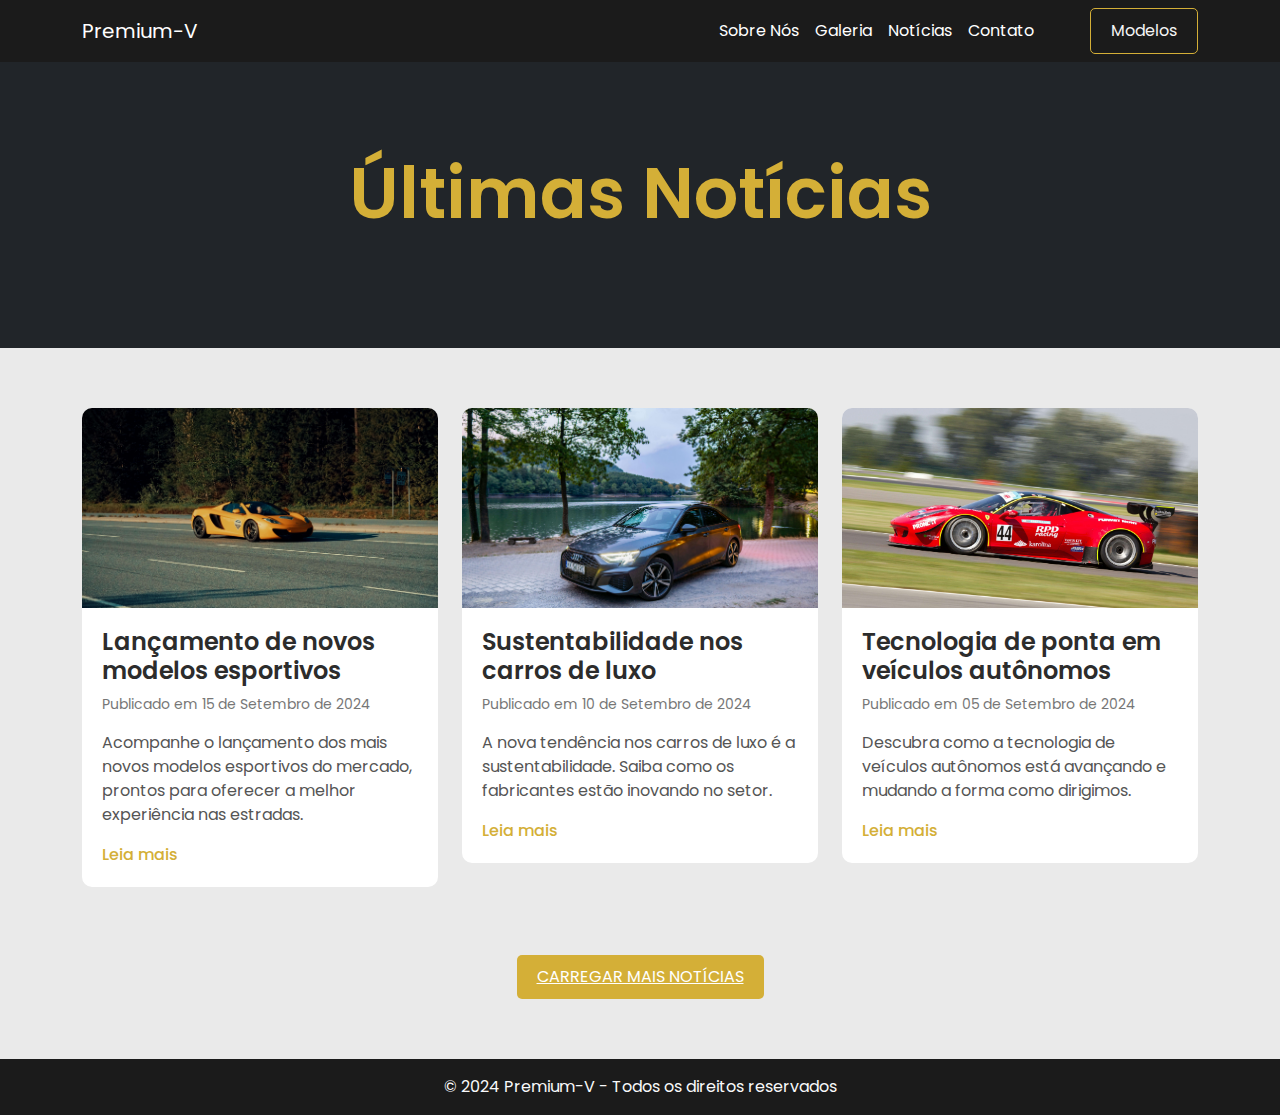
<file: pages/Noticias.html>
<!DOCTYPE html>
<html lang="pt-br">

<head>
    <meta charset="UTF-8">
    <meta name="viewport" content="width=device-width, initial-scale=1.0">
    <title>Notícias</title>
    <link href="https://cdn.jsdelivr.net/npm/bootstrap@5.3.0/dist/css/bootstrap.min.css" rel="stylesheet">
    <link rel="stylesheet" href="../css/styles.css">
    <link href="https://fonts.googleapis.com/css2?family=Poppins:wght@300;400;600&display=swap" rel="stylesheet">

    <style>
        .news-header {
            background-color: var(--terciary-color);
            height: 300px;
            text-align: center;
            display: flex;
            align-items: center;
            justify-content: center;
        }

        .news-header h1 {
            font-size: 70px;
            font-weight: 600;
        }

        /* notícias */
        .news-section {
            padding: 60px 0;
        }

        .news-card {
            border: none;
            border-radius: 10px;
            transition: transform 0.3s ease, box-shadow 0.3s ease;
        }

        .news-card:hover {
            transform: translateY(-10px);
            box-shadow: 0 8px 16px rgba(0, 0, 0, 0.1);
        }

        .news-card img {
            border-top-left-radius: 10px;
            border-top-right-radius: 10px;
            object-fit: cover;
            height: 200px;
        }

        .news-card-body {
            padding: 20px;
        }

        .news-card-title {
            font-size: 24px;
            font-weight: 600;
            color: var(--text-color);
        }

        .news-card-date {
            color: #777;
            font-size: 14px;
        }

        .news-card-text {
            margin-top: 10px;
            font-size: 16px;
            color: #555;
        }

        .news-card a {
            text-decoration: none;
            color: var(--accent-color);
            font-weight: 500;
        }

        .news-card a:hover {
            color: var(--terciary-color);
        }

        .news-more-btn {
            background-color: var(--accent-color);
            color: white;
            padding: 10px 20px;
            text-transform: uppercase;
            border-radius: 5px;
            transition: background-color 0.3s ease;
            display: inline-block;
            margin-top: 20px;
        }

        .news-more-btn:hover {
            background-color: var(--terciary-color);
        }
    </style>
</head>

<body>

    <!-- Header -->

    <header>
        <nav class="navbar navbar-expand-lg navbar-dark bg-dark fixed-top">
            <div class="container">
                <a class="navbar-brand" href="../pages/HomePage.html">Premium-V</a>
                <button class="navbar-toggler" type="button" data-bs-toggle="collapse" data-bs-target="#navbarNav"
                    aria-controls="navbarNav" aria-expanded="false" aria-label="Toggle navigation">
                    <span class="navbar-toggler-icon"></span>
                </button>
                <div class="collapse navbar-collapse" id="navbarNav">
                    <ul class="navbar-nav ms-auto mb-2 mb-lg-0">
                        <li class="nav-item">
                            <a class="nav-link" href="../pages/SobreNos.html">Sobre Nós</a>
                        </li>
                        <li class="nav-item">
                            <a class="nav-link" href="../pages/Galeria.html">Galeria</a>
                        </li>
                        <li class="nav-item">
                            <a class="nav-link" href="../pages/Noticias.html">Notícias</a>
                        </li>
                        <li class="nav-item">
                            <a class="nav-link" href="../pages/Contato.html">Contato</a>
                        </li>
                    </ul>
                    <a href="../pages/Modelos.html" class="cta-button ms-5 d-none d-lg-block"
                        style="animation: pulse 2s infinite;">Modelos</a>
                    <a href="../pages/Modelos.html" class="cta-button d-lg-none d-block w-100 mt-2 "
                        style="animation: pulse 2s infinite;">Modelos</a>
                </div>
            </div>
        </nav>
    </header>


    <section class="news-header mt-5">
        <h1 style="color: var(--accent-color);">Últimas Notícias</h1>
    </section>

    <!-- Seção de Notícias -->
    <section class="news-section">
        <div class="container">
            <div class="row">

                <article class="col-md-4">
                    <div class="card news-card">
                        <img src="../images/noticias/noticia1.jpg" alt="Notícia 1" class="card-img-top">
                        <div class="card-body news-card-body">
                            <h5 class="card-title news-card-title">Lançamento de novos modelos esportivos</h5>
                            <p class="news-card-date">Publicado em 15 de Setembro de 2024</p>
                            <p class="news-card-text">Acompanhe o lançamento dos mais novos modelos esportivos do
                                mercado, prontos para oferecer a melhor experiência nas estradas.</p>
                            <a href="#">Leia mais</a>
                        </div>
                    </div>
                </article>

                <article class="col-md-4">
                    <div class="card news-card">
                        <img src="../images/noticias/noticia2.jpg" alt="Notícia 2" class="card-img-top">
                        <div class="card-body news-card-body">
                            <h5 class="card-title news-card-title">Sustentabilidade nos carros de luxo</h5>
                            <p class="news-card-date">Publicado em 10 de Setembro de 2024</p>
                            <p class="news-card-text">A nova tendência nos carros de luxo é a sustentabilidade. Saiba
                                como os fabricantes estão inovando no setor.</p>
                            <a href="#">Leia mais</a>
                        </div>
                    </div>
                </article>

                <article class="col-md-4">
                    <div class="card news-card">
                        <img src="../images/noticias/noticia3.jpg" alt="Notícia 3" class="card-img-top">
                        <div class="card-body news-card-body">
                            <h5 class="card-title news-card-title">Tecnologia de ponta em veículos autônomos</h5>
                            <p class="news-card-date">Publicado em 05 de Setembro de 2024</p>
                            <p class="news-card-text">Descubra como a tecnologia de veículos autônomos está avançando e
                                mudando a forma como dirigimos.</p>
                            <a href="#">Leia mais</a>
                        </div>
                    </div>
                </article>
            </div>
            <!-- Mais Notícias -->
            <div class="text-center mt-5">
                <a href="#" class="news-more-btn">Carregar mais notícias</a>
            </div>
        </div>
    </section>

    <!-- Footer -->
    <footer class="text-light text-center py-3">
        <p class="mb-0">© 2024 Premium-V - Todos os direitos reservados</p>
    </footer>

    <!-- Bootstrap JS -->
    <script src="https://cdn.jsdelivr.net/npm/bootstrap@5.3.0/dist/js/bootstrap.bundle.min.js"></script>
</body>

</html>
</file>
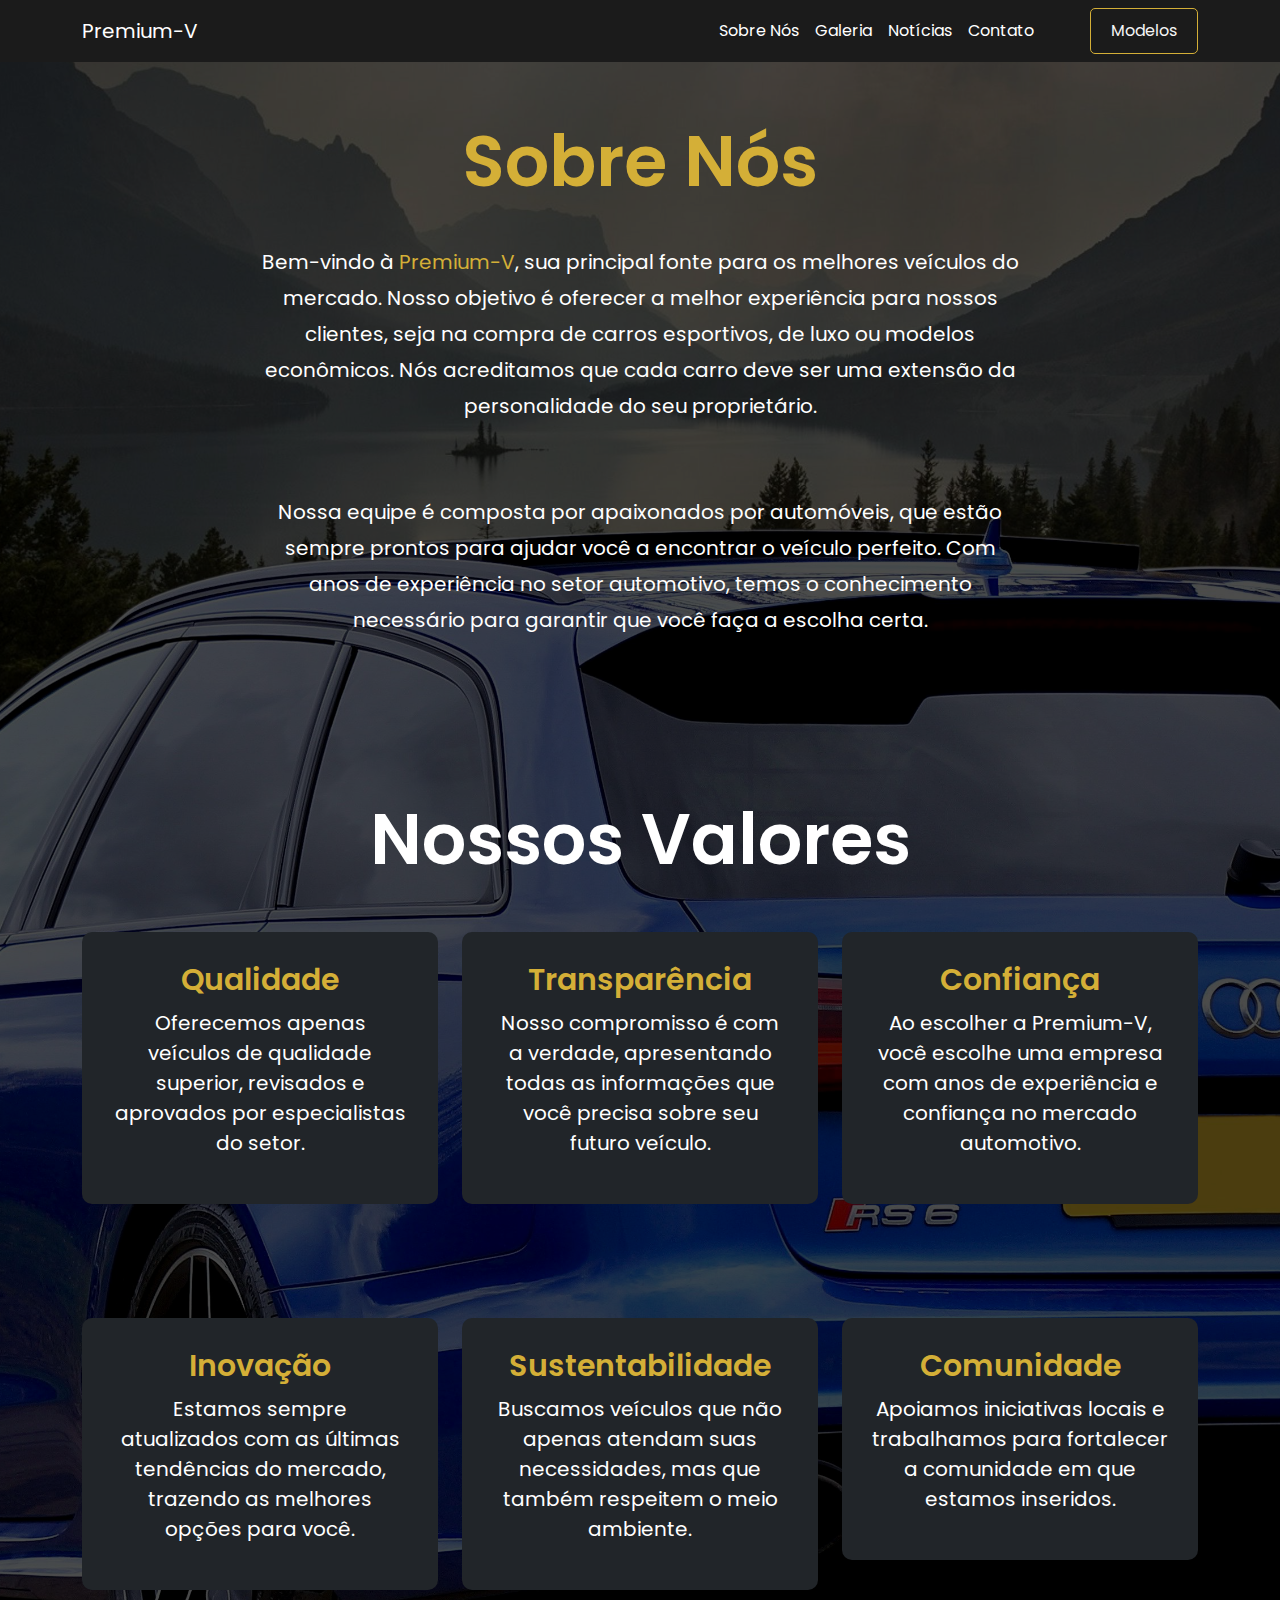
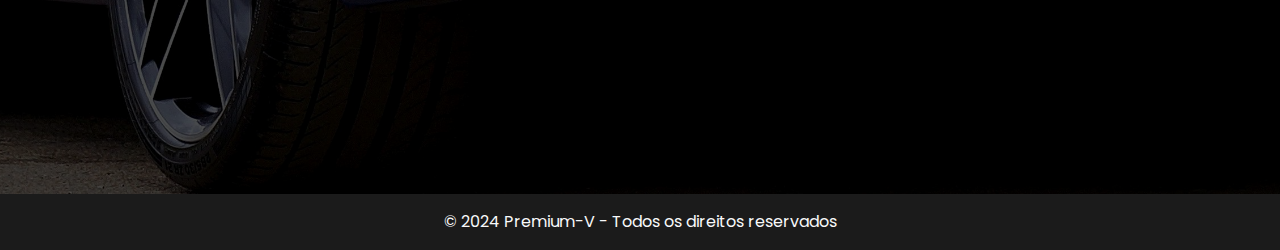
<file: pages/SobreNos.html>
<!DOCTYPE html>
<html lang="pt-br">

<head>
    <meta charset="UTF-8">
    <meta name="viewport" content="width=device-width, initial-scale=1.0">
    <title>Sobre Nós</title>
    <link href="https://cdn.jsdelivr.net/npm/bootstrap@5.3.0/dist/css/bootstrap.min.css" rel="stylesheet">
    <link rel="stylesheet" href="../css/styles.css">
    <link href="https://fonts.googleapis.com/css2?family=Poppins:wght@300;400;600&display=swap" rel="stylesheet">

    <style>
        body {
            background-image: url('../images/sobre-nos/audi.jpg');
            background-size: cover;
            background-position: center;
            color: white;

        }

        .overlay {
            background-color: rgba(0, 0, 0, 0.7);
        }


        .about-section {
            padding: 60px 0;
            text-align: center;
            margin-top: 60px;
        }

        .about-section h2 {
            font-size: 70px;
            font-weight: 600;
            margin-bottom: 20px;
        }

        .about-section p {
            font-size: 20px;
            line-height: 1.8;
            max-width: 800px;
            margin: 0 auto;

            padding: 20px;
            border-radius: 10px;
            margin-bottom: 30px;

        }

        .about-values {
            padding: 50px 0;
            text-align: center;
            margin-bottom: 40px;

        }

        .about-values .row {
            justify-content: center;
        }

        .value-card {
            background-color: var(--terciary-color);
            border-radius: 10px;
            padding: 30px;
            transition: transform 0.3s ease, box-shadow 0.3s ease;
            margin-bottom: 90px;

        }

        .value-card:hover {
            transform: scale(1.05);
            box-shadow: 0 8px 15px rgba(0, 0, 0, 0.2);
        }

        .value-card h5 {
            font-size: 30px;
            color: var(--accent-color);
            font-weight: 600;
            margin-bottom: 10px;
        }

        .value-card p {
            font-size: 20px;
        }
    </style>
</head>

<body>

    <!-- Header -->
    <header>
        <nav class="navbar navbar-expand-lg navbar-dark bg-dark fixed-top">
            <div class="container">
                <a class="navbar-brand" href="../pages/HomePage.html">Premium-V</a>
                <button class="navbar-toggler" type="button" data-bs-toggle="collapse" data-bs-target="#navbarNav"
                    aria-controls="navbarNav" aria-expanded="false" aria-label="Toggle navigation">
                    <span class="navbar-toggler-icon"></span>
                </button>
                <div class="collapse navbar-collapse" id="navbarNav">
                    <ul class="navbar-nav ms-auto mb-2 mb-lg-0">
                        <li class="nav-item">
                            <a class="nav-link" href="../pages/SobreNos.html">Sobre Nós</a>
                        </li>
                        <li class="nav-item">
                            <a class="nav-link" href="../pages/Galeria.html">Galeria</a>
                        </li>
                        <li class="nav-item">
                            <a class="nav-link" href="../pages/Noticias.html">Notícias</a>
                        </li>
                        <li class="nav-item">
                            <a class="nav-link" href="../pages/Contato.html">Contato</a>
                        </li>
                    </ul>
                    <a href="../pages/Modelos.html" class="cta-button ms-5 d-none d-lg-block"
                        style="animation: pulse 2s infinite;">Modelos</a>
                    <a href="../pages/Modelos.html" class="cta-button d-lg-none d-block w-100 mt-2 "
                        style="animation: pulse 2s infinite;">Modelos</a>
                </div>
            </div>
        </nav>
    </header>

    <div class="overlay">

        <section class="about-section">
            <div class="container">
                <h2 style="color: var(--accent-color);">Sobre Nós</h2>
              
                    <p>
                        Bem-vindo à <a style="color: var(--accent-color);">Premium-V</a>, sua principal fonte para os
                        melhores veículos do mercado.
                        Nosso objetivo é oferecer a melhor experiência para nossos clientes, seja na compra de carros
                        esportivos,
                        de luxo ou modelos econômicos. Nós acreditamos que cada carro deve ser uma extensão da
                        personalidade
                        do seu proprietário.
                    </p>
                    <p>
                        Nossa equipe é composta por apaixonados por automóveis, que estão sempre prontos para ajudar
                        você a
                        encontrar o veículo perfeito.
                        Com anos de experiência no setor automotivo, temos o conhecimento necessário para garantir que
                        você
                        faça a escolha certa.
                    </p>

            </div>
        </section>

        <!-- Seção de Valores -->
        <section class="about-values">
            <div class="container">
                <h2 class="mb-4" style="color: withe; font-size: 70px; font-weight: 600;">Nossos Valores</h2>
                <div class="row" style="margin-top: 50px;">
                    <div class="col-md-4 mb-4">
                        <div class="value-card">
                            <h5>Qualidade</h5>
                            <p>Oferecemos apenas veículos de qualidade superior, revisados e aprovados por especialistas
                                do setor.</p>
                        </div>
                    </div>
                    <div class="col-md-4 mb-4">
                        <div class="value-card">
                            <h5>Transparência</h5>
                            <p>Nosso compromisso é com a verdade, apresentando todas as informações que você precisa
                                sobre seu futuro veículo.</p>
                        </div>
                    </div>
                    <div class="col-md-4 mb-4">
                        <div class="value-card">
                            <h5>Confiança</h5>
                            <p>Ao escolher a Premium-V, você escolhe uma empresa com anos de experiência e
                                confiança no mercado automotivo.</p>
                        </div>
                    </div>
                    <div class="col-md-4 mb-4">
                        <div class="value-card">
                            <h5>Inovação</h5>
                            <p>Estamos sempre atualizados com as últimas tendências do mercado, trazendo as melhores
                                opções para você.</p>
                        </div>
                    </div>
                    <div class="col-md-4 mb-4">
                        <div class="value-card">
                            <h5>Sustentabilidade</h5>
                            <p>Buscamos veículos que não apenas atendam suas necessidades, mas que também respeitem o
                                meio ambiente.</p>
                        </div>
                    </div>
                    <div class="col-md-4 mb-4">
                        <div class="value-card">
                            <h5>Comunidade</h5>
                            <p>Apoiamos iniciativas locais e trabalhamos para fortalecer a comunidade em que estamos
                                inseridos.</p>
                        </div>
                    </div>
                </div>
            </div>
        </section>


        <!-- Footer -->
        <footer class="text-light text-center py-3">
            <p class="mb-0">© 2024 Premium-V - Todos os direitos reservados</p>
        </footer>
    </div>


    <script src="https://cdn.jsdelivr.net/npm/bootstrap@5.3.0/dist/js/bootstrap.bundle.min.js"></script>
</body>

</html>
</file>
<file: styles.css>
:root {
    --primary-color: #1b1b1b;       
    --secondary-color: #f5f5f5;
    --terciary-color: #212529;   
    --background-color: #eaeaea;    
    --text-color: #2c2c2c;          
    --accent-color: #d4af37;       
    --white-color: #ffffff;        
}

body {
    font-family: "Poppins", sans-serif;
    background-color: var(--background-color);
    color: var(--text-color);
    margin: 0;
    padding: 0;
}

html {
    scroll-behavior: smooth;
    scroll-padding-top: 60px;
}

/* Header Styles */
.navbar {
    background-color: var(--primary-color) !important;
}
.navbar-brand,
.nav-link {
    color: var(--white-color) !important;
}

.cta-button {
    background-color: var(--primary-color);
    color: var(--secondary-color);
    border: 1px solid var(--accent-color);
    border-radius: 5px;
    padding: 10px 20px;
    text-decoration: none;
    transition: background-color 0.3s ease;
}

.cta-button:hover {
    background-color: var(--accent-color);
    color: var(--primary-color);
}

@keyframes pulse {
    0%, 100% {
        transform: scale(1);
        box-shadow: 0 0 0 rgba(0, 0, 0, 0.2);
    }
    50% {
        transform: scale(1.05);
        box-shadow: 0 0 15px rgba(0, 0, 0, 0.2);
    }
}

/* Footer Styles */
footer {
    background-color: var(--primary-color);
    color: var(--secondary-color);
}

footer p {
    margin: 0;
}
</file>
<file: css/styles.css>
:root {
    --primary-color: #1b1b1b;       
    --secondary-color: #f5f5f5;
    --terciary-color: #212529;   
    --background-color: #eaeaea;    
    --text-color: #2c2c2c;          
    --accent-color: #d4af37;       
    --white-color: #ffffff;        
}

body {
    font-family: "Poppins", sans-serif;
    background-color: var(--background-color);
    color: var(--text-color);
    margin: 0;
    padding: 0;
}

html {
    scroll-behavior: smooth;
    scroll-padding-top: 60px;
}

/* Header Styles */
.navbar {
    background-color: var(--primary-color) !important;
}
.navbar-brand,
.nav-link {
    color: var(--white-color) !important;
}

.cta-button {
    background-color: var(--primary-color);
    color: var(--secondary-color);
    border: 1px solid var(--accent-color);
    border-radius: 5px;
    padding: 10px 20px;
    text-decoration: none;
    transition: background-color 0.3s ease;
}

.cta-button:hover {
    background-color: var(--accent-color);
    color: var(--primary-color);
}

@keyframes pulse {
    0%, 100% {
        transform: scale(1);
        box-shadow: 0 0 0 rgba(0, 0, 0, 0.2);
    }
    50% {
        transform: scale(1.05);
        box-shadow: 0 0 15px rgba(0, 0, 0, 0.2);
    }
}

/* Footer Styles */
footer {
    background-color: var(--primary-color);
    color: var(--secondary-color);
}

footer p {
    margin: 0;
}
</file>
